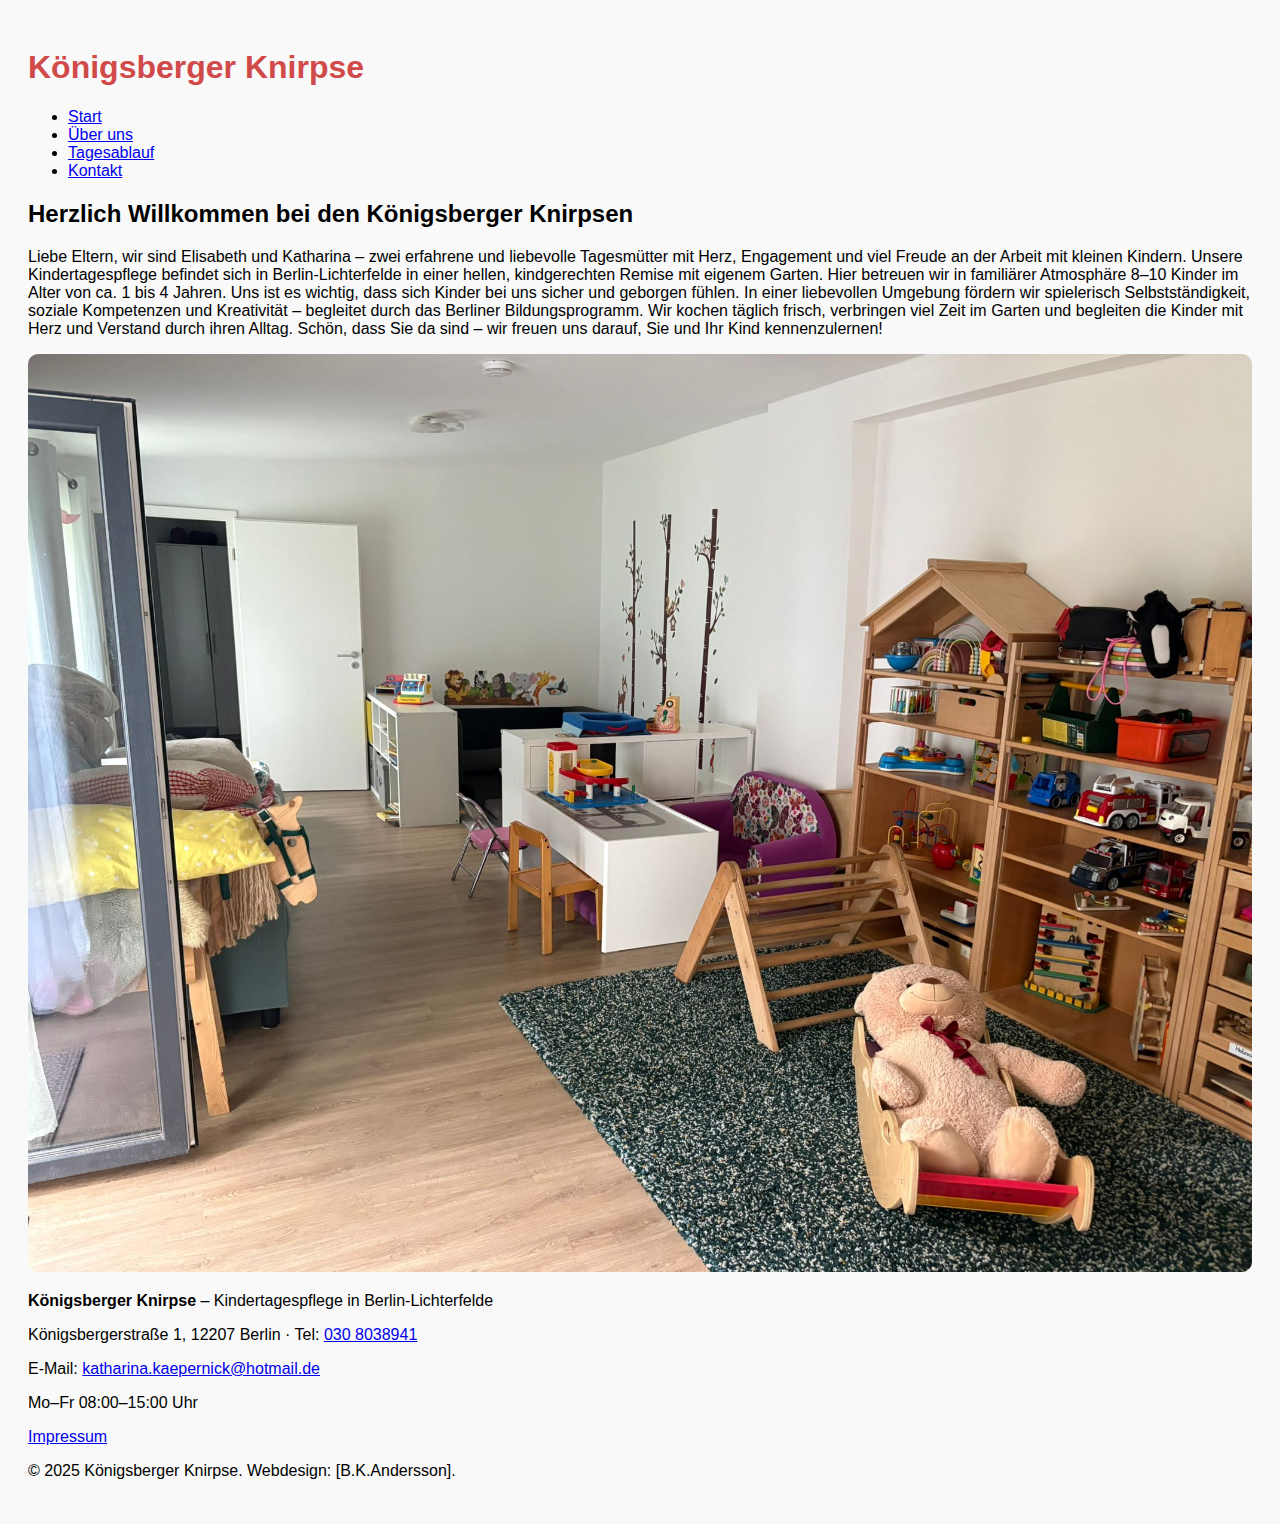
<file: index.html>
<!DOCTYPE html>
<html lang="de">
<head>
  <meta charset="UTF-8" />
  <meta name="viewport" content="width=device-width, initial-scale=1.0" />
  <title>Kindertagespflege Königsberger Knirpse – Kita & Kinderbetreuung in Berlin-Lichterfelde</title>
<meta name="description" content="Familienfreundliche Kindertagespflege in Berlin-Lichterfelde. Liebevolle Betreuung, flexible Tagesabläufe und ein sicherer Garten. Ihre Tagesmutter in der Königsbergerstraße 1." />
<meta name="keywords" content="Kindertagespflege, Tagesmutter, Kita, Kinderbetreuung, Berlin, Lichterfelde, Steglitz-Zehlendorf, Königsbergerstraße 1" />
  <link rel="stylesheet" href="style.css" />
    <script type="application/ld+json">
  {
    "@context": "https://schema.org",
    "@type": "ChildCare",
    "name": "Königsberger Knirpse",
    "address": {
      "@type": "PostalAddress",
      "streetAddress": "Königsbergerstraße 1",
      "addressLocality": "Berlin",
      "postalCode": "12207",
      "addressCountry": "DE"
    },
  "geo": {
    "@type": "GeoCoordinates",
    "latitude": 52.428826, 
    "longitude": 13.324673
  },
    "telephone": "+49 30 8038941",
    "url": "https://koenigsberger-knirpse.de",
    "openingHours": "Mo-Fr 08:00-15:00"
  }
  </script>
</head>
<body>
  <header>
    <div class="header-content">
    <h1>Königsberger Knirpse</h1>
    </div>
    <nav>
      <ul>
        <li><a href="index.html">Start</a></li>
        <li><a href="ueber-uns.html">Über uns</a></li>
        <li><a href="tagesablauf.html">Tagesablauf</a></li>
        <li><a href="kontakt.html">Kontakt</a></li>
      </ul>
    </nav>
  </header>

  <main>
    <section class="content">
      <div class="text">
        <h2>Herzlich Willkommen bei den Königsberger Knirpsen</h2>
        <p>
          Liebe Eltern,
          wir sind Elisabeth und Katharina – zwei erfahrene und liebevolle Tagesmütter mit Herz, Engagement und viel Freude an der Arbeit mit kleinen Kindern.
          Unsere Kindertagespflege befindet sich in Berlin-Lichterfelde in einer hellen, kindgerechten Remise mit eigenem Garten. Hier betreuen wir in familiärer Atmosphäre 8–10 Kinder im Alter von ca. 1 bis 4 Jahren.
          Uns ist es wichtig, dass sich Kinder bei uns sicher und geborgen fühlen. In einer liebevollen Umgebung fördern wir spielerisch Selbstständigkeit, soziale Kompetenzen und Kreativität – begleitet durch das Berliner Bildungsprogramm.
          Wir kochen täglich frisch, verbringen viel Zeit im Garten und begleiten die Kinder mit Herz und Verstand durch ihren Alltag.
          Schön, dass Sie da sind – wir freuen uns darauf, Sie und Ihr Kind kennenzulernen!
        </p>
      </div>
      <div class="image">
        <img src="WhatsApp Image 2025-07-21 at 08.28.22.jpeg" alt="Betreuungsraum" />
      </div>
    </section>
  </main>
  <div class="disclaimer">
<footer>
  <p><strong>Königsberger Knirpse</strong> – Kindertagespflege in Berlin-Lichterfelde</p>
  <p>Königsbergerstraße 1, 12207 Berlin · Tel: <a href="tel:+49308038941">030 8038941</a></p>
  <p>E-Mail: <a href="mailto:katharina.kaepernick@hotmail.de">katharina.kaepernick@hotmail.de</a></p>
  <p>Mo–Fr 08:00–15:00 Uhr</p>
  <p><a href="impressum.html">Impressum</a></p>
  <p>&copy; 2025 Königsberger Knirpse. Webdesign: [B.K.Andersson].</p>
</footer>
  </div>
</body>
</html>
</file>
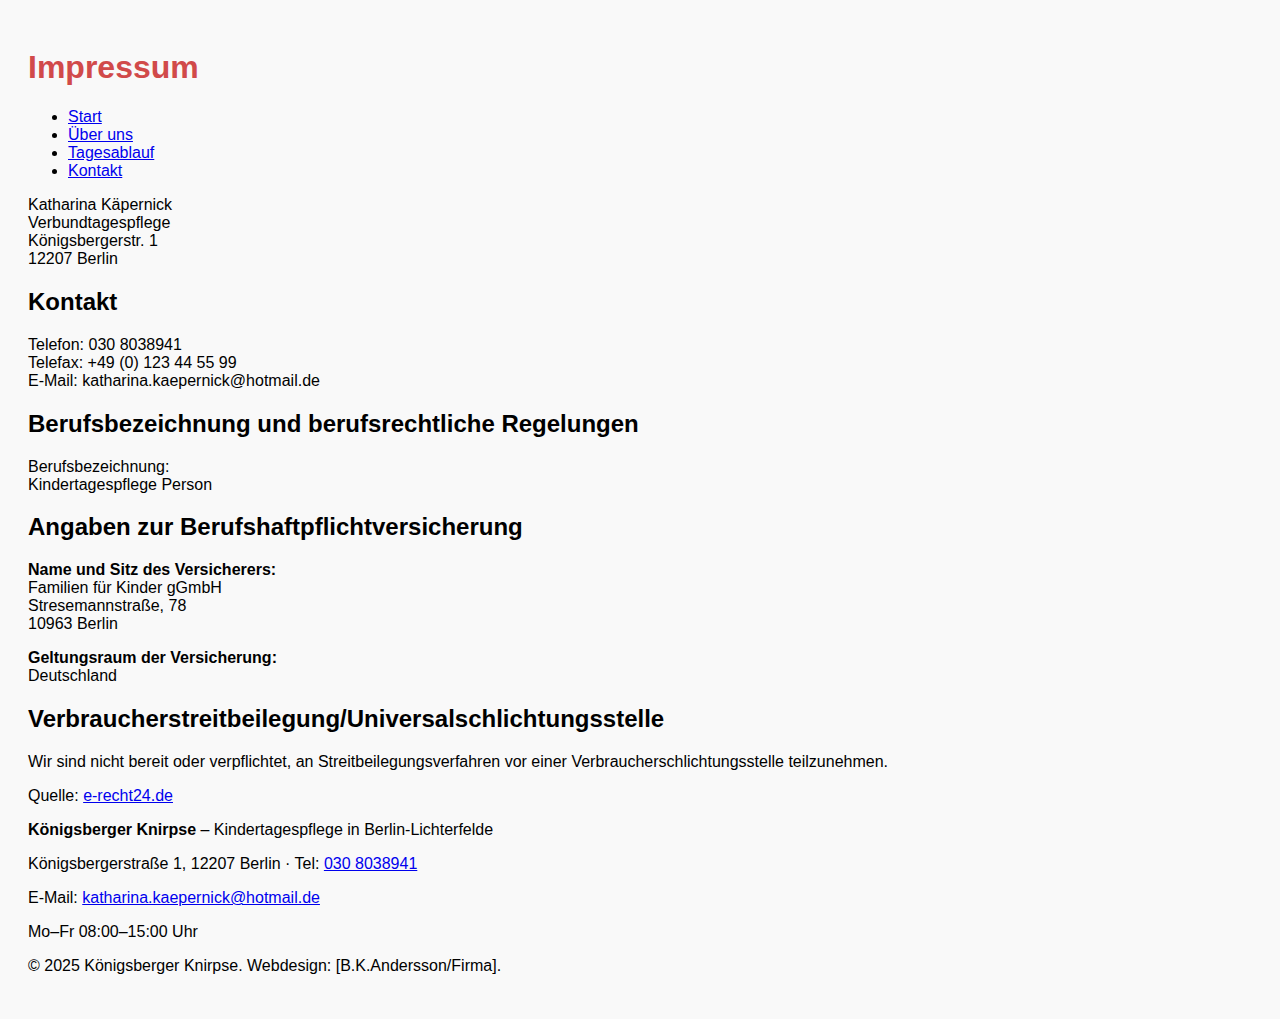
<file: impressum.html>
<!DOCTYPE html>
<html lang="de">
<head>
  <meta charset="UTF-8" />
  <meta name="viewport" content="width=device-width, initial-scale=1" />
  <title>Impressum – Königsberger Knirpse</title>
  <meta name="description" content="Impressum der Kindertagespflege Königsberger Knirpse in Berlin-Lichterfelde." />
  <link rel="stylesheet" href="style.css" />
</head>
<body>
  <header>
    <div class="header-content">
      <h1>Impressum</h1>
    </div>
    <nav>
      <ul>
        <li><a href="index.html">Start</a></li>
        <li><a href="ueber-uns.html">Über uns</a></li>
        <li><a href="tagesablauf.html">Tagesablauf</a></li>
        <li><a href="kontakt.html">Kontakt</a></li>
      </ul>
    </nav>
  </header>

  <main>
    <section class="content">
      <p>Katharina K&auml;pernick<br />
      Verbundtagespflege<br />
      K&ouml;nigsbergerstr. 1<br />
      12207 Berlin</p>
      
      <h2>Kontakt</h2>
      <p>Telefon: 030 8038941<br />
      Telefax: +49 (0) 123 44 55 99<br />
      E-Mail: katharina.kaepernick@hotmail.de</p>
      
      <h2>Berufsbezeichnung und berufsrechtliche Regelungen</h2>
      <p>Berufsbezeichnung:<br />
      Kindertagespflege Person</p>
      <h2>Angaben zur Berufs&shy;haftpflicht&shy;versicherung</h2>
      <p><strong>Name und Sitz des Versicherers:</strong><br />
      Familien f&uuml;r Kinder gGmbH<br />
      Stresemannstra&szlig;e, 78<br />
      10963 Berlin</p>
      <p><strong>Geltungsraum der Versicherung:</strong><br />Deutschland</p>
      
      <h2>Verbraucher&shy;streit&shy;beilegung/Universal&shy;schlichtungs&shy;stelle</h2>
      <p>Wir sind nicht bereit oder verpflichtet, an Streitbeilegungsverfahren vor einer Verbraucherschlichtungsstelle teilzunehmen.</p>
      
      <p>Quelle: <a href="https://www.e-recht24.de">e-recht24.de</a></p>
    </section>
  </main>

 <footer>
    <p><strong>Königsberger Knirpse</strong> – Kindertagespflege in Berlin-Lichterfelde</p>
    <p>Königsbergerstraße 1, 12207 Berlin · Tel: <a href="tel:+49308038941">030 8038941</a></p>
    <p>E-Mail: <a href="mailto:katharina.kaepernick@hotmail.de">katharina.kaepernick@hotmail.de</a></p>
    <p>Mo–Fr 08:00–15:00 Uhr</p>
    <p>&copy; 2025 Königsberger Knirpse. Webdesign: [B.K.Andersson/Firma].</p>
  </footer>
</body>
</html>
</file>
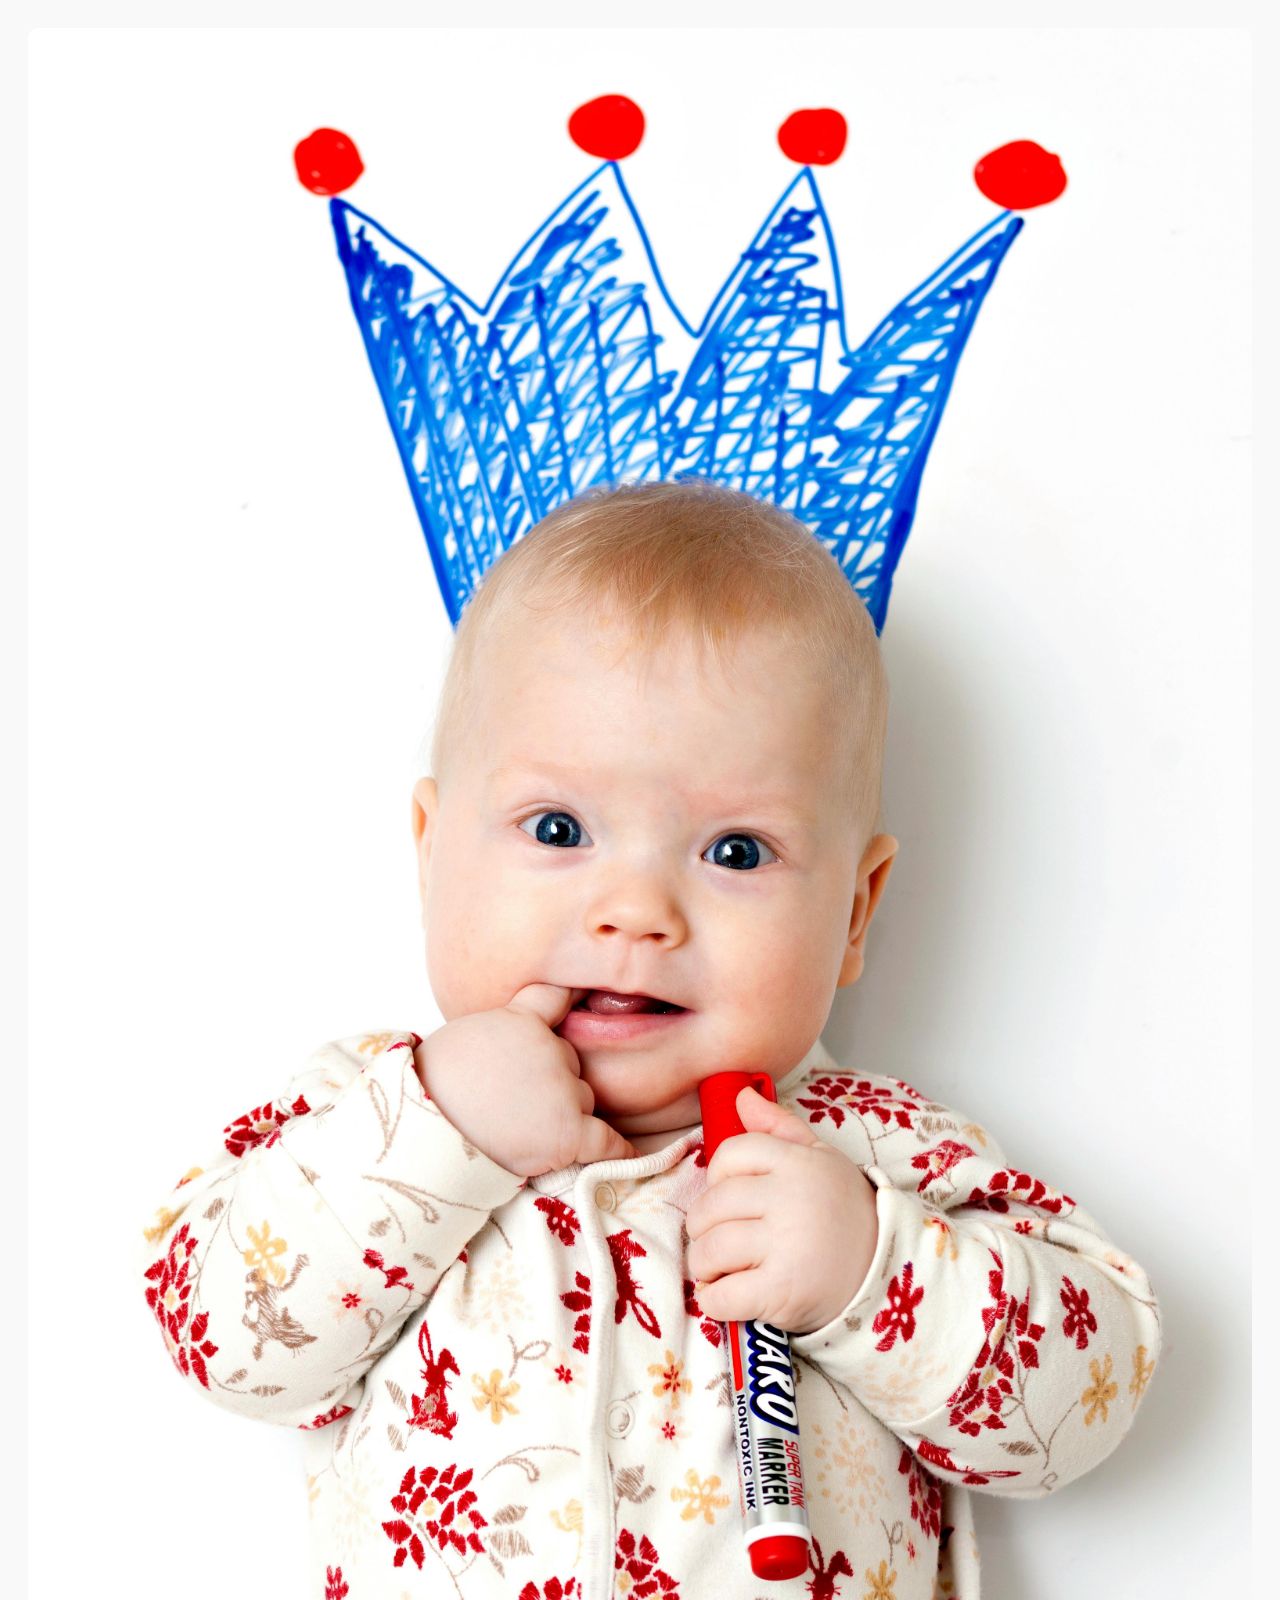
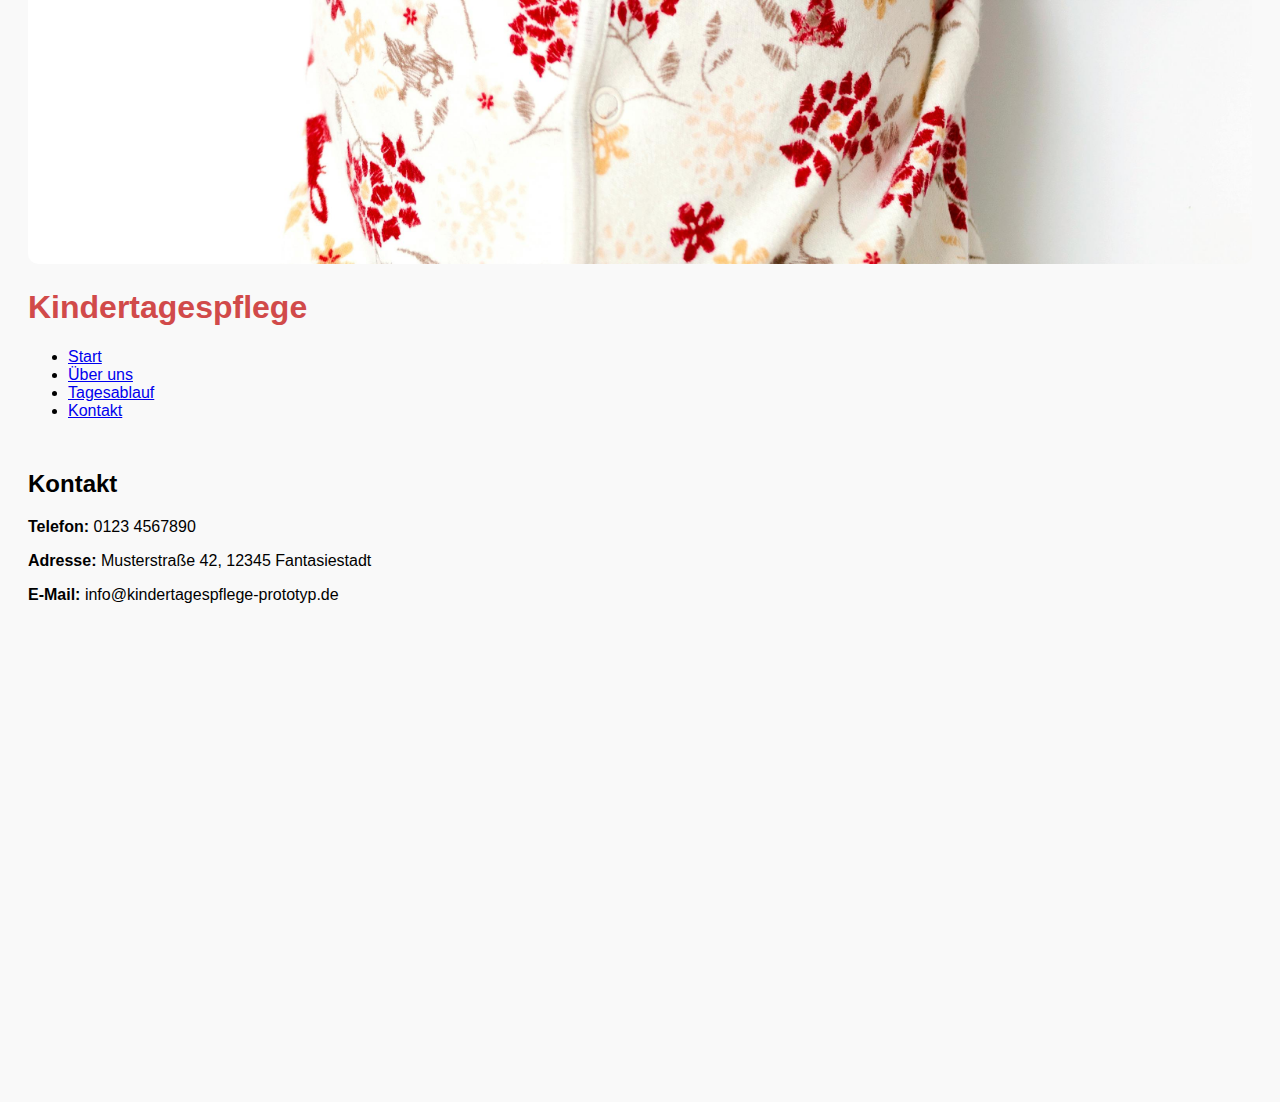
<file: kontakt.html>
<!DOCTYPE html>
<html lang="de">
<head>
  <meta charset="UTF-8" />
  <meta name="viewport" content="width=device-width, initial-scale=1.0" />
  <title>Königenen Kita</title>
  <link rel="stylesheet" href="style.css" />
</head>
<body>
  <header>
    <div class="header-content">
      <img src="pexels-alexey-makhinko-330734-929435.jpg" alt="Logo" class="logo" />
      <h1>Kindertagespflege</h1>
    </div>
    <nav>
      <ul>
        <li><a href="index.html">Start</a></li>
        <li><a href="ueber-uns.html">Über uns</a></li>
        <li><a href="#">Tagesablauf</a></li>
        <li><a href="kontakt.html">Kontakt</a></li>
      </ul>
    </nav>
  </header>

  <main>


    <section id="kontakt" class="content" style="margin-top: 50px;">
      <h2>Kontakt</h2>
      <div class="contact-info">
        <p><strong>Telefon:</strong> 0123 4567890</p>
        <p><strong>Adresse:</strong> Musterstraße 42, 12345 Fantasiestadt</p>
        <p><strong>E-Mail:</strong> info@kindertagespflege-prototyp.de</p>
      </div>

    <iframe
    width="1000"
    height="450"
    frameborder="0"
    scrolling="no"
    marginheight="0"
    marginwidth="0"
    src="https://www.openstreetmap.org/export/embed.html?bbox=13.375%2C52.515%2C13.395%2C52.525&amp;layer=mapnik&amp;marker=52.52%2C13.385"
    style="border: 0;"
    allowfullscreen="" 
    loading="lazy" 
    referrerpolicy="no-referrer-when-downgrade
    </iframe>
    <br />
    </small>
      <div class="disclaimer" style="background-color: #FFFFBF; padding: 15px 20px; border-radius: 8px; margin-top: 30px; font-style: italic; color: #666; box-shadow: 0 2px 5px rgba(0,0,0,0.05); text-align: center;">
        <p><em>Hinweis: Diese Webseite ist ein Prototyp und stellt keine echte Kindertagespflege dar.</em></p>
      </div>
    </section>
  </main>
</body>
</html>
</file>
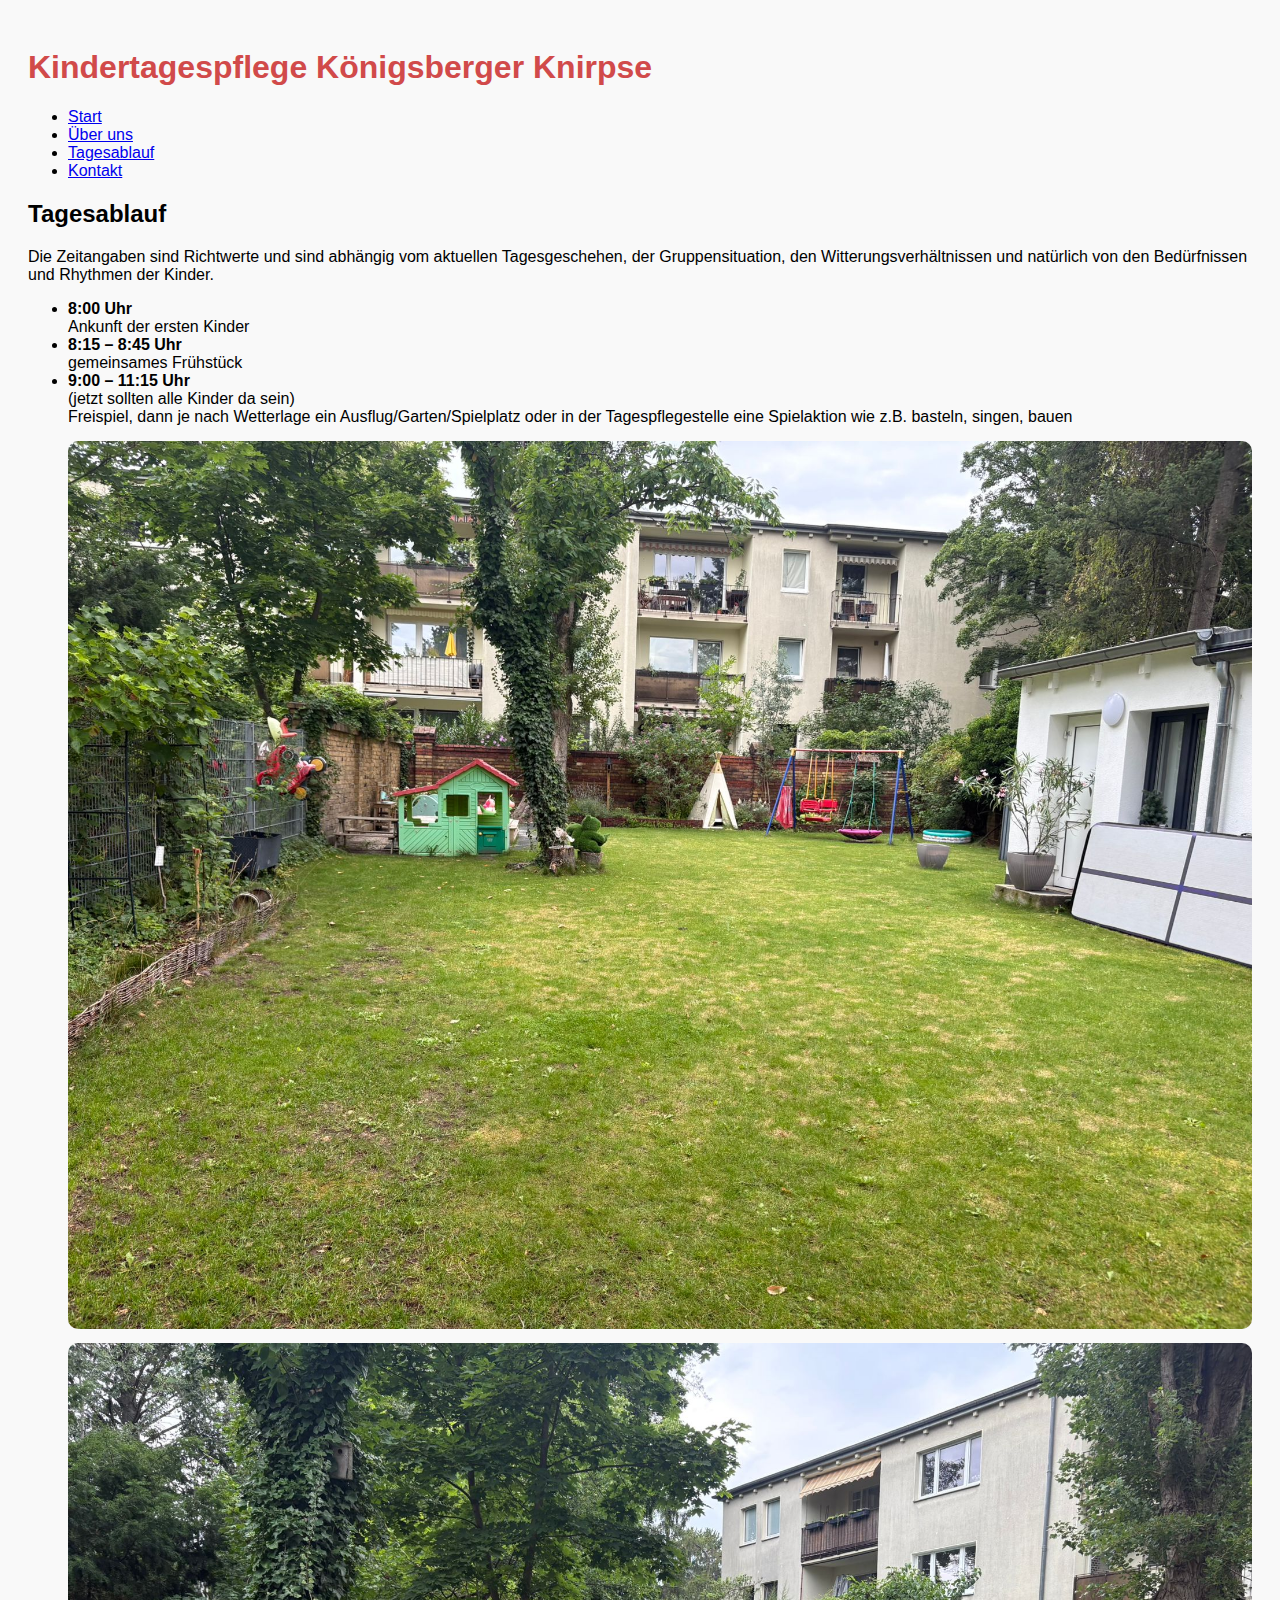
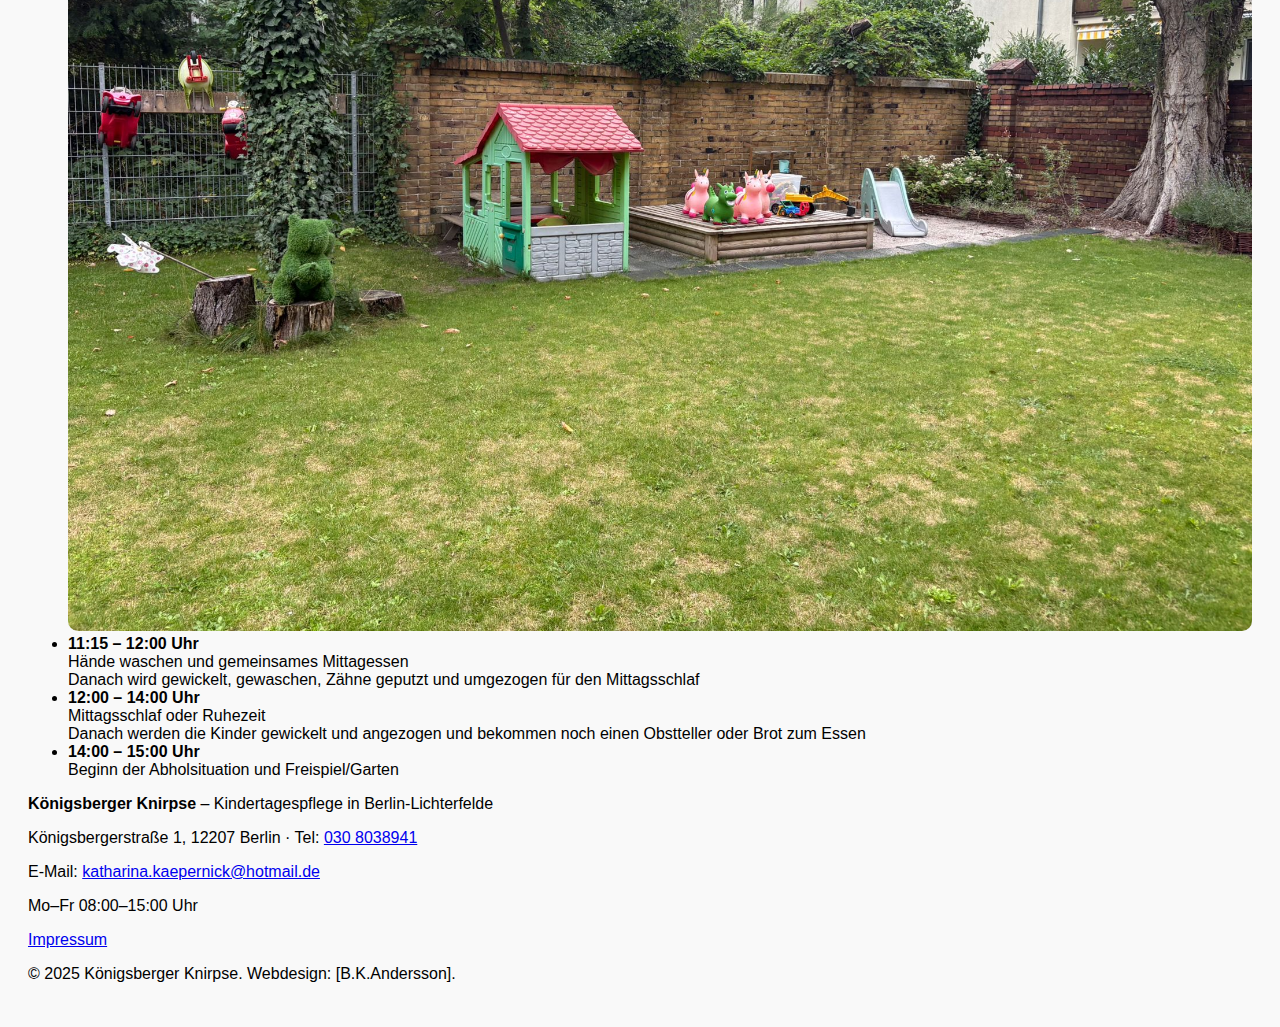
<file: tagesablauf.html>
<!DOCTYPE html>
<html lang="de">
<head>
  <meta charset="UTF-8" />
  <meta name="viewport" content="width=device-width, initial-scale=1.0" />
  <title>Tagesablauf – Königsberger Knirpse – Betreuung mit Herz in Lichterfelde</title>
  <meta name="description" content="Tagesablauf bei Königsberger Knirpse: flexible Betreuung, spielerisches Lernen, frische Mahlzeiten und viel Zeit im Garten in Berlin-Lichterfelde." />
  
  <meta name="keywords" content="Kindertagespflege, Tagesmutter, Kita, Kinderbetreuung, Berlin, Lichterfelde, Steglitz-Zehlendorf, Königsbergerstraße 1, Tagesablauf" />
  <link rel="stylesheet" href="style.css" />
    <script type="application/ld+json">
  {
    "@context": "https://schema.org",
    "@type": "ChildCare",
    "name": "Königsberger Knirpse",
    "address": {
      "@type": "PostalAddress",
      "streetAddress": "Königsbergerstraße 1",
      "addressLocality": "Berlin",
      "postalCode": "12207",
      "addressCountry": "DE"
    },
  "geo": {
    "@type": "GeoCoordinates",
    "latitude": 52.428826, 
    "longitude": 13.324673
  },
    "telephone": "+49 30 8038941",
    "url": "https://koenigsberger-knirpse.de",
    "openingHours": "Mo-Fr 08:00-15:00"
  }
  </script>
</head>
<body>
  <header>
    <div class="header-content">
    <h1>Kindertagespflege Königsberger Knirpse</h1>
    </div>
    <nav>
      <ul>
        <li><a href="index.html">Start</a></li>
        <li><a href="ueber-uns.html">Über uns</a></li>
        <li><a href="tagesablauf.html">Tagesablauf</a></li>
        <li><a href="kontakt.html">Kontakt</a></li>
      </ul>
    </nav>
  </header>

  <main>
    <section class="content">
      <div class="text">
        <h2>Tagesablauf</h2>
        <p>Die Zeitangaben sind Richtwerte und sind abhängig vom aktuellen Tagesgeschehen, der Gruppensituation, den Witterungsverhältnissen und natürlich von den Bedürfnissen und Rhythmen der Kinder.</p>
        <ul>
          <li><strong>8:00 Uhr</strong><br />Ankunft der ersten Kinder</li>
          <li><strong>8:15 – 8:45 Uhr</strong><br />gemeinsames Frühstück</li>
          <li><strong>9:00 – 11:15 Uhr</strong><br />(jetzt sollten alle Kinder da sein)<br />Freispiel, dann je nach Wetterlage ein Ausflug/Garten/Spielplatz oder in der Tagespflegestelle eine Spielaktion wie z.B. basteln, singen, bauen</li>
          <div class="garden-images" style="margin-top: 15px;">
            <img src="WhatsApp Image 2025-07-21 at 08.28.24(1).jpeg" alt="Garten der Kindertagespflege" style="max-width: 100%; height: auto; margin-bottom: 10px;" />
            <img src="WhatsApp Image 2025-07-21 at 08.28.24.jpeg" alt="Spielhaus und Sandkasten im Garten" style="max-width: 100%; height: auto;" />
          </div>
          <li><strong>11:15 – 12:00 Uhr</strong><br />Hände waschen und gemeinsames Mittagessen<br />Danach wird gewickelt, gewaschen, Zähne geputzt und umgezogen für den Mittagsschlaf</li>
          <li><strong>12:00 – 14:00 Uhr</strong><br />Mittagsschlaf oder Ruhezeit<br />Danach werden die Kinder gewickelt und angezogen und bekommen noch einen Obstteller oder Brot zum Essen</li>
          <li><strong>14:00 – 15:00 Uhr</strong><br />Beginn der Abholsituation und Freispiel/Garten</li>
        </ul>
      </div>
    </section>
  </main>
   <footer>
  <div class="disclaimer">
<footer>
  <p><strong>Königsberger Knirpse</strong> – Kindertagespflege in Berlin-Lichterfelde</p>
  <p>Königsbergerstraße 1, 12207 Berlin · Tel: <a href="tel:+49308038941">030 8038941</a></p>
  <p>E-Mail: <a href="mailto:katharina.kaepernick@hotmail.de">katharina.kaepernick@hotmail.de</a></p>
  <p>Mo–Fr 08:00–15:00 Uhr</p>
  <p><a href="impressum.html">Impressum</a></p>
  <p>&copy; 2025 Königsberger Knirpse. Webdesign: [B.K.Andersson].</p>
</footer>
  </div>
</body>
</html>
</file>
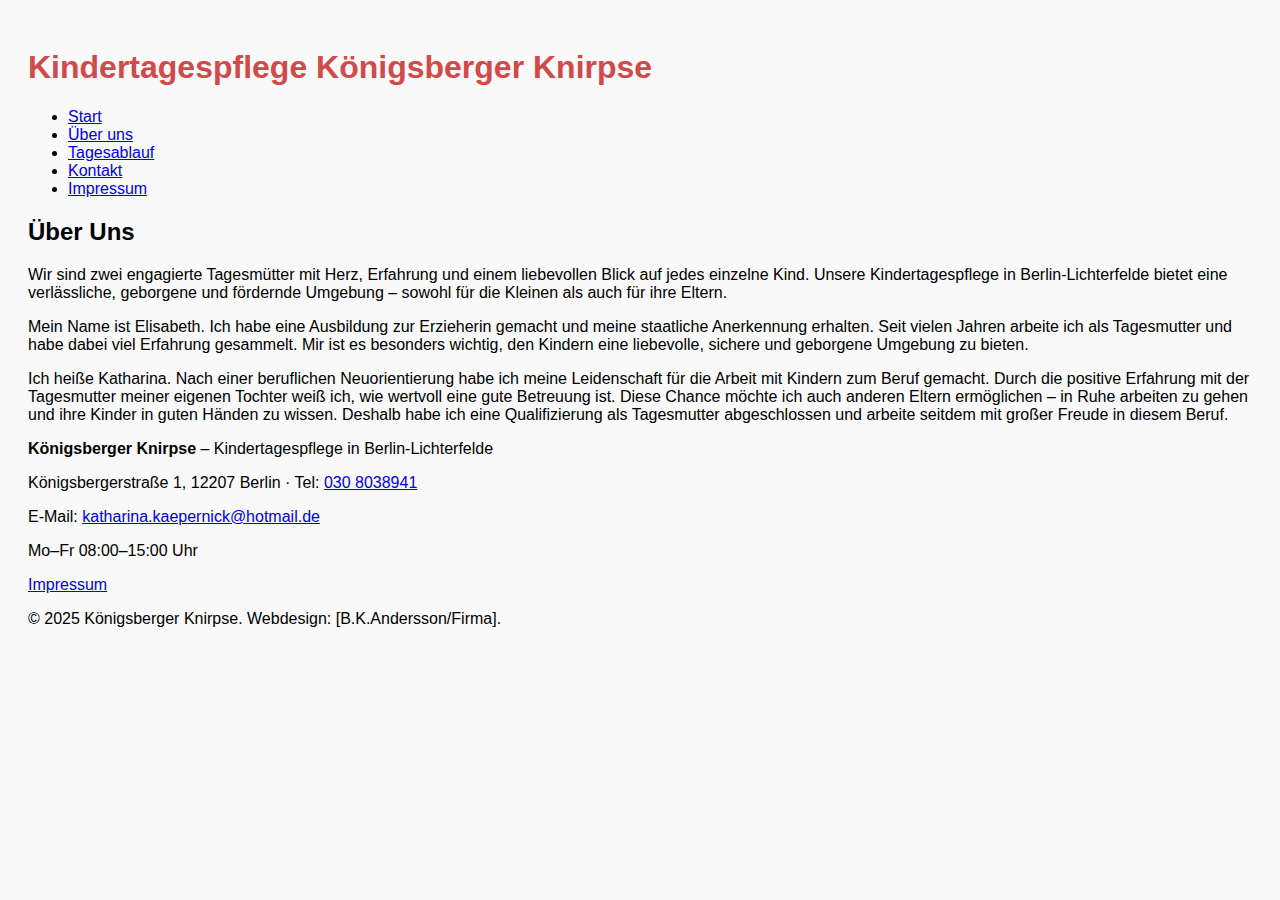
<file: ueber-uns.html>
<!DOCTYPE html>
<html lang="de">
<head>
  <meta charset="UTF-8" />
  <meta name="viewport" content="width=device-width, initial-scale=1.0" />
  <title>Über uns – Königsberger Knirpse – Tagesmütter in Berlin-Lichterfelde</title>
  <meta name="description" content="Lernen Sie Elisabeth Adler und Katharina Käpernick kennen – erfahrene Tagesmütter aus Berlin-Lichterfelde mit Herz für Kinder und familiärer Betreuung." />
<meta name="keywords" content="Tagesmutter Berlin, Kindertagespflege Lichterfelde, Elisabeth Adler, Katharina Käpernick, Königsberger Knirpse, Kita Steglitz-Zehlendorf" />

  <link rel="stylesheet" href="style.css" />
   <script type="application/ld+json">
  {
    "@context": "https://schema.org",
    "@type": "ChildCare",
    "name": "Königsberger Knirpse",
    "address": {
      "@type": "PostalAddress",
      "streetAddress": "Königsbergerstraße 1",
      "addressLocality": "Berlin",
      "postalCode": "12207",
      "addressCountry": "DE"
    },
  "geo": {
    "@type": "GeoCoordinates",
    "latitude": 52.428826, 
    "longitude": 13.324673
  },
    "telephone": "+49 30 8038941",
    "url": "https://koenigsberger-knirpse.de",
    "openingHours": "Mo-Fr 08:00-15:00"
  }
  </script>
</head>
<body>
  <header>
    <div class="header-content">
    <h1>Kindertagespflege Königsberger Knirpse</h1>
    </div>
    <nav>
      <ul>
        <li><a href="index.html">Start</a></li>
        <li><a href="ueber-uns.html">Über uns</a></li>
        <li><a href="tagesablauf.html">Tagesablauf</a></li>
        <li><a href="kontakt.html">Kontakt</a></li>
        <li><a href="impressum.html">Impressum</a></li>
      </ul>
    </nav>
  </header>

  <main>
<section id="ueber-uns" class="content">
  <div class="text">
    <h2>Über Uns</h2>
    <p>
      Wir sind zwei engagierte Tagesmütter mit Herz, Erfahrung und einem liebevollen Blick auf jedes einzelne Kind. Unsere Kindertagespflege in Berlin-Lichterfelde bietet eine verlässliche, geborgene und fördernde Umgebung – sowohl für die Kleinen als auch für ihre Eltern.
    </p>

    <p>
      Mein Name ist Elisabeth. Ich habe eine Ausbildung zur Erzieherin gemacht und meine staatliche Anerkennung erhalten. Seit vielen Jahren arbeite ich als Tagesmutter und habe dabei viel Erfahrung gesammelt. Mir ist es besonders wichtig, den Kindern eine liebevolle, sichere und geborgene Umgebung zu bieten.
    </p>

    <p>
      Ich heiße Katharina. Nach einer beruflichen Neuorientierung habe ich meine Leidenschaft für die Arbeit mit Kindern zum Beruf gemacht. Durch die positive Erfahrung mit der Tagesmutter meiner eigenen Tochter weiß ich, wie wertvoll eine gute Betreuung ist. Diese Chance möchte ich auch anderen Eltern ermöglichen – in Ruhe arbeiten zu gehen und ihre Kinder in guten Händen zu wissen. Deshalb habe ich eine Qualifizierung als Tagesmutter abgeschlossen und arbeite seitdem mit großer Freude in diesem Beruf.
    </p>
  </div>

</section>
  </main>
   <footer>
    <p><strong>Königsberger Knirpse</strong> – Kindertagespflege in Berlin-Lichterfelde</p>
    <p>Königsbergerstraße 1, 12207 Berlin · Tel: <a href="tel:+49308038941">030 8038941</a></p>
    <p>E-Mail: <a href="mailto:katharina.kaepernick@hotmail.de">katharina.kaepernick@hotmail.de</a></p>
    <p>Mo–Fr 08:00–15:00 Uhr</p>
    <p><a href="impressum.html">Impressum</a></p>
    <p>&copy; 2025 Königsberger Knirpse. Webdesign: [B.K.Andersson/Firma].</p>
  </footer>
</body>
</html>
</file>
<file: style.css>
body {
  font-family: Arial, sans-serif;
  background-color: #f9f9f9;
  padding: 20px;
}

h1 {
  color: #d14a4a;
}

img {
  max-width: 100%;
  border-radius: 10px;
}
</file>
